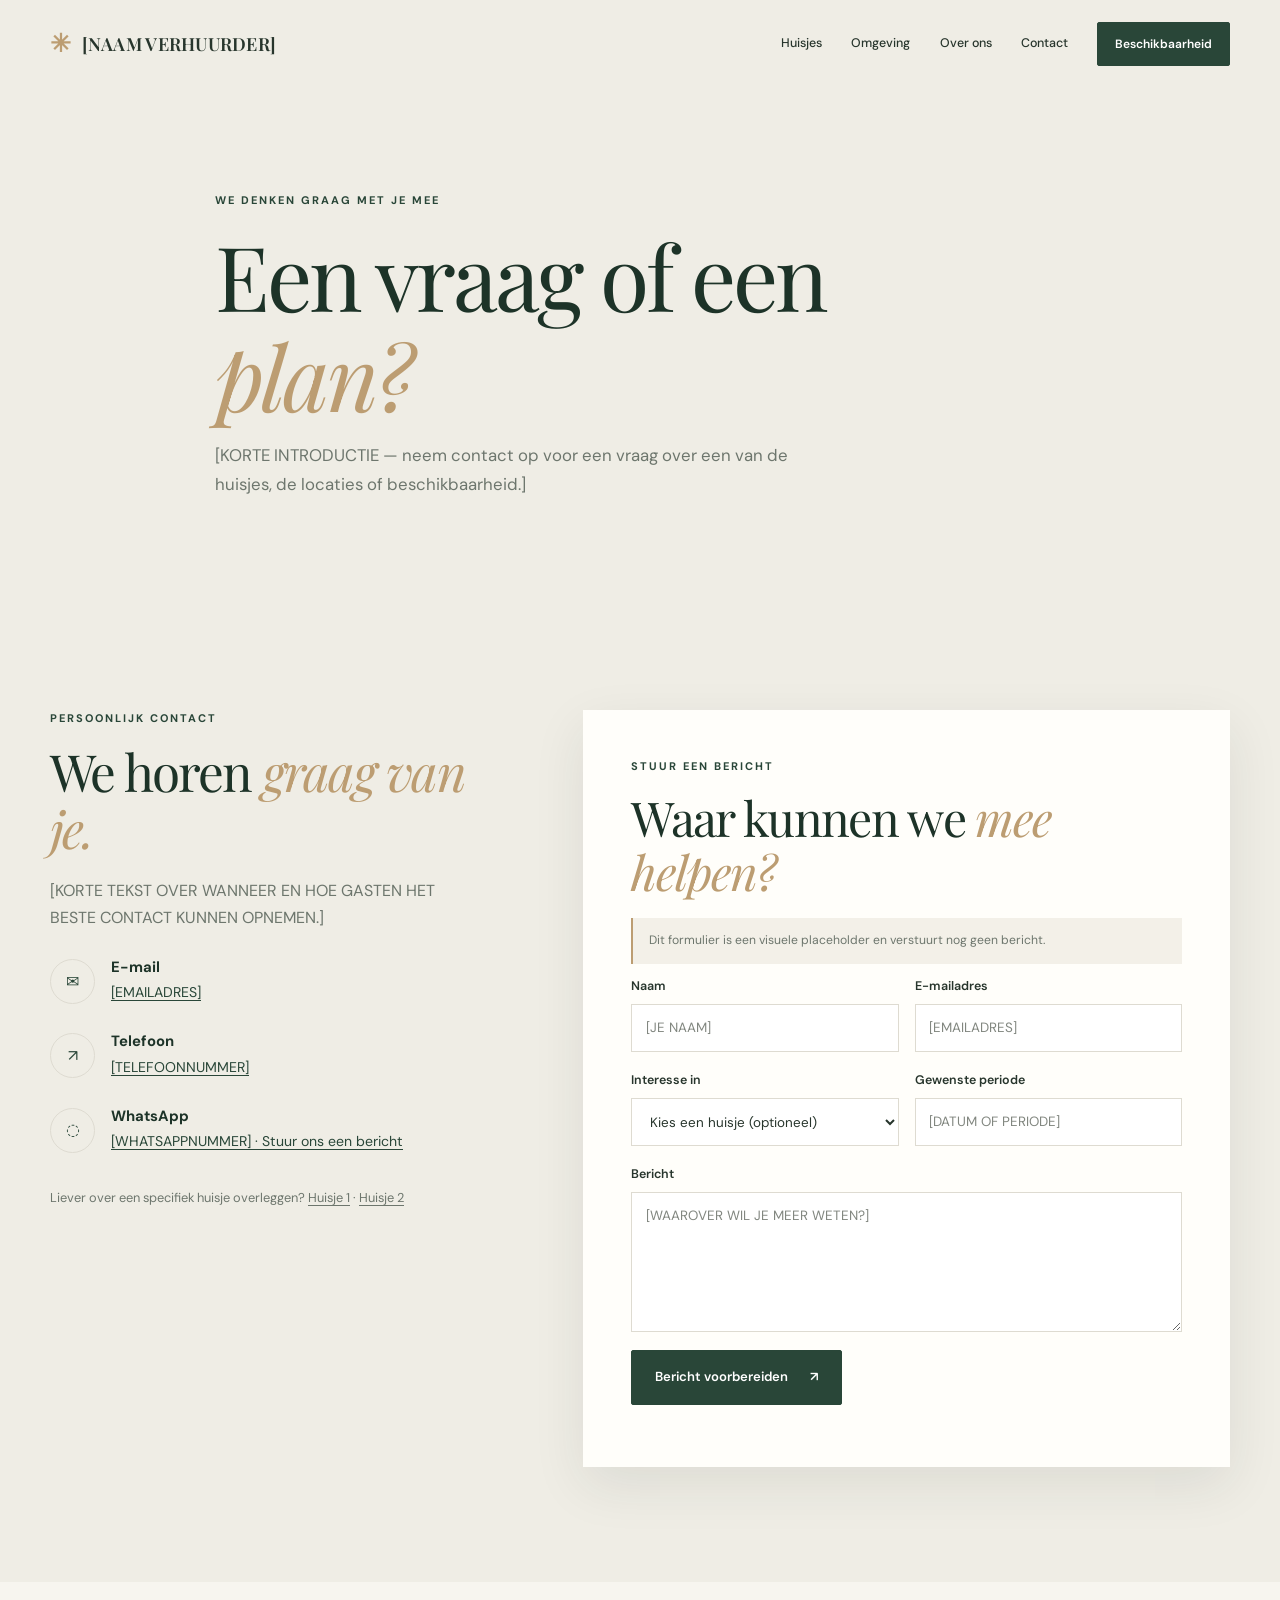
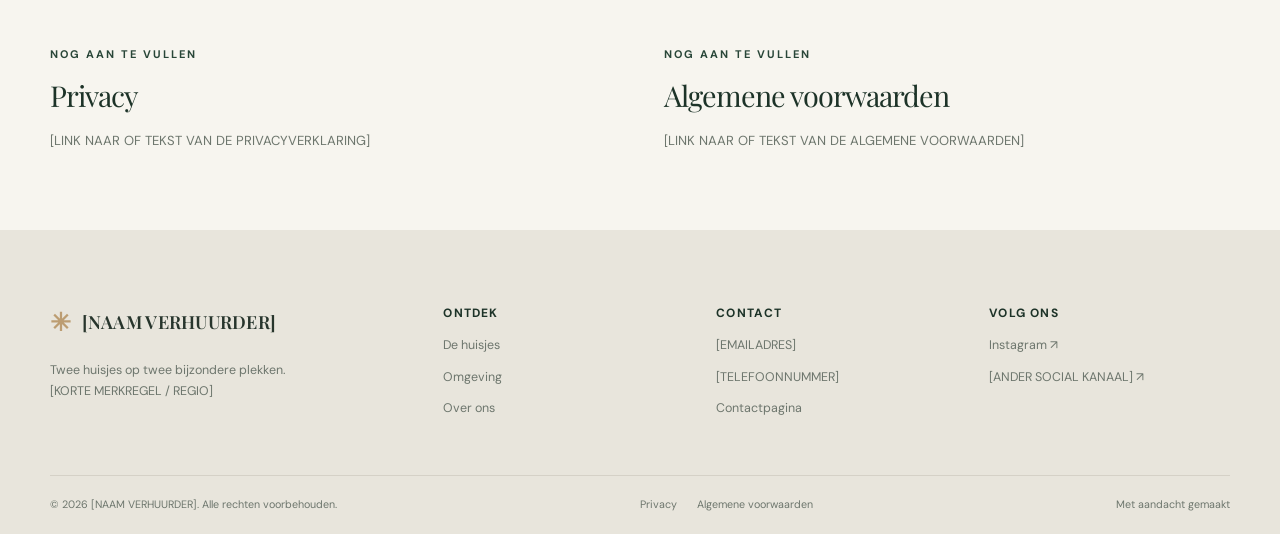
<file: contact.html>
<!doctype html>
<html lang="nl">
<head>
  <meta charset="utf-8"><meta name="viewport" content="width=device-width, initial-scale=1">
  <meta name="description" content="Neem contact op over een verblijf in een van onze twee vakantiehuisjes. [CONTACTGEGEVENS EN KORTE TOELICHTING].">
  <meta name="theme-color" content="#f7f5ef"><meta property="og:type" content="website"><meta property="og:locale" content="nl_NL">
  <meta property="og:title" content="Contact | [NAAM VERHUURDER]"><meta property="og:description" content="Vraag ons naar de huisjes, de locaties en beschikbaarheid."><meta property="og:image" content="https://voorbeeld.nl/images/og-afbeelding.jpg">
  <title>Contact | [NAAM VERHUURDER]</title>
  <link rel="preconnect" href="https://fonts.googleapis.com"><link rel="preconnect" href="https://fonts.gstatic.com" crossorigin>
  <link href="https://fonts.googleapis.com/css2?family=DM+Sans:wght@400;500;600;700&family=Playfair+Display:wght@400;500;600&display=swap" rel="stylesheet">
  <link rel="stylesheet" href="css/style.css"><script src="js/script.js" defer></script>
</head>
<body>
  <a class="skip-link" href="#main-content">Ga naar de inhoud</a>
  <header class="site-header" data-header><div class="container header-inner"><a class="brand" href="index.html" aria-label="[NAAM VERHUURDER] — homepage"><span class="brand-mark" aria-hidden="true">✳</span><span>[NAAM VERHUURDER]</span></a><button class="menu-toggle" type="button" aria-expanded="false" aria-controls="primary-navigation" aria-label="Menu openen"><span></span><span></span></button><nav class="primary-navigation" id="primary-navigation" aria-label="Hoofdnavigatie"><a href="index.html#huisjes">Huisjes</a><a href="index.html#omgeving">Omgeving</a><a href="index.html#over-ons">Over ons</a><a href="contact.html" aria-current="page">Contact</a><a class="button button--small" href="#contactgegevens">Beschikbaarheid</a></nav></div></header>
  <main id="main-content">
    <section class="contact-hero" aria-labelledby="contact-title"><div class="container contact-hero-inner"><p class="eyebrow">We denken graag met je mee</p><h1 id="contact-title">Een vraag of een <em>plan?</em></h1><p>[KORTE INTRODUCTIE — neem contact op voor een vraag over een van de huisjes, de locaties of beschikbaarheid.]</p></div></section>
    <section class="section section--sand" id="contactgegevens" aria-labelledby="contact-details-title"><div class="container contact-layout"><div class="contact-details"><p class="eyebrow">Persoonlijk contact</p><h2 id="contact-details-title">We horen <em>graag van je.</em></h2><p>[KORTE TEKST OVER WANNEER EN HOE GASTEN HET BESTE CONTACT KUNNEN OPNEMEN.]</p><div class="contact-method"><span class="contact-symbol" aria-hidden="true">✉</span><div><h3>E-mail</h3><a href="mailto:[EMAILADRES]">[EMAILADRES]</a></div></div><div class="contact-method"><span class="contact-symbol" aria-hidden="true">↗</span><div><h3>Telefoon</h3><a href="tel:[TELEFOONNUMMER]">[TELEFOONNUMMER]</a></div></div><div class="contact-method"><span class="contact-symbol" aria-hidden="true">◌</span><div><h3>WhatsApp</h3><a href="[WHATSAPP-LINK]">[WHATSAPPNUMMER] · Stuur ons een bericht</a></div></div><p class="contact-note">Liever over een specifiek huisje overleggen? <a href="huisje-1.html">Huisje 1</a> · <a href="huisje-2.html">Huisje 2</a></p></div>
      <div class="form-card"><p class="eyebrow">Stuur een bericht</p><h2>Waar kunnen we <em>mee helpen?</em></h2><p class="form-notice">Dit formulier is een visuele placeholder en verstuurt nog geen bericht.</p><form data-demo-form><div class="form-row"><div class="form-field"><label for="name">Naam</label><input id="name" name="name" type="text" autocomplete="name" placeholder="[JE NAAM]" required></div><div class="form-field"><label for="email">E-mailadres</label><input id="email" name="email" type="email" autocomplete="email" placeholder="[EMAILADRES]" required></div></div><div class="form-row"><div class="form-field"><label for="house">Interesse in</label><select id="house" name="house"><option value="">Kies een huisje (optioneel)</option><option>Huisje 1 — [LOCATIE]</option><option>Huisje 2 — [LOCATIE]</option></select></div><div class="form-field"><label for="dates">Gewenste periode</label><input id="dates" name="dates" type="text" placeholder="[DATUM OF PERIODE]"></div></div><div class="form-field"><label for="message">Bericht</label><textarea id="message" name="message" rows="5" placeholder="[WAAROVER WIL JE MEER WETEN?]" required></textarea></div><button class="button" type="submit">Bericht voorbereiden <span aria-hidden="true">↗</span></button><p class="form-feedback" data-form-feedback role="status" aria-live="polite"></p></form></div>
    </div></section>
    <section class="section legal-placeholders" aria-label="Juridische informatie"><div class="container legal-grid"><article id="privacy"><p class="eyebrow">Nog aan te vullen</p><h2>Privacy</h2><p>[LINK NAAR OF TEKST VAN DE PRIVACYVERKLARING]</p></article><article id="voorwaarden"><p class="eyebrow">Nog aan te vullen</p><h2>Algemene voorwaarden</h2><p>[LINK NAAR OF TEKST VAN DE ALGEMENE VOORWAARDEN]</p></article></div></section>
  </main>
  <footer class="site-footer"><div class="container"><div class="footer-main"><div class="footer-brand"><a class="brand" href="index.html"><span class="brand-mark" aria-hidden="true">✳</span><span>[NAAM VERHUURDER]</span></a><p>Twee huisjes op twee bijzondere plekken.<br>[KORTE MERKREGEL / REGIO]</p></div><div class="footer-column"><h2>Ontdek</h2><a href="index.html#huisjes">De huisjes</a><a href="index.html#omgeving">Omgeving</a><a href="index.html#over-ons">Over ons</a></div><div class="footer-column"><h2>Contact</h2><a href="mailto:[EMAILADRES]">[EMAILADRES]</a><a href="tel:[TELEFOONNUMMER]">[TELEFOONNUMMER]</a><a href="contact.html">Contactpagina</a></div><div class="footer-column"><h2>Volg ons</h2><a href="[INSTAGRAM-LINK]">Instagram ↗</a><a href="[SOCIAL-LINK]">[ANDER SOCIAL KANAAL] ↗</a></div></div><div class="footer-bottom"><span>© <span data-current-year>2026</span> [NAAM VERHUURDER]. Alle rechten voorbehouden.</span><div><a href="#privacy">Privacy</a><a href="#voorwaarden">Algemene voorwaarden</a></div><span>Met aandacht gemaakt</span></div></div></footer>
</body>
</html>
</file>
<file: css/style.css>
/*
  Natuurlijke luxe — gedeelde stijlen voor de vakantiewoningwebsite.
  Pas de kleuren en typografie centraal aan in :root.
*/
:root {
  color-scheme: light;
  --color-background: #f7f5ef;
  --color-surface: #fffefa;
  --color-text: #27352c;
  --color-muted: #6d766d;
  --color-primary: #294638;
  --color-primary-dark: #1d3328;
  --color-secondary: #e8e1d4;
  --color-accent: #bc9d72;
  --color-border: #dedbd1;
  --font-heading: "Playfair Display", Georgia, serif;
  --font-body: "DM Sans", Arial, sans-serif;
  --shadow-soft: 0 18px 50px rgb(38 49 39 / 9%);
  --radius-card: 5px;
  --container-width: 1180px;
  --section-space: clamp(4.5rem, 9vw, 8rem);
}

*, *::before, *::after { box-sizing: border-box; }
html { scroll-behavior: smooth; scroll-padding-top: 6rem; }
body { margin: 0; background: var(--color-background); color: var(--color-text); font-family: var(--font-body); font-size: 1rem; line-height: 1.7; -webkit-font-smoothing: antialiased; }
body:has(.lightbox[open]) { overflow: hidden; }
img { display: block; width: 100%; max-width: 100%; object-fit: cover; }
a { color: inherit; text-decoration-thickness: 1px; text-underline-offset: .2em; }
button, input, select, textarea { font: inherit; }
button, a { -webkit-tap-highlight-color: transparent; }
::selection { background: #cbd5c6; color: var(--color-primary-dark); }
:focus-visible { outline: 3px solid var(--color-accent); outline-offset: 4px; }
.container { width: min(var(--container-width), calc(100% - 3rem)); margin-inline: auto; }
.skip-link { position: fixed; z-index: 1000; top: .75rem; left: .75rem; padding: .8rem 1rem; background: var(--color-primary-dark); color: white; transform: translateY(-160%); }
.skip-link:focus { transform: translateY(0); }

h1, h2, h3, p { margin-top: 0; }
h1, h2, h3 { color: var(--color-primary-dark); }
h1, h2 { font-family: var(--font-heading); font-weight: 400; letter-spacing: -.035em; line-height: 1.12; }
h1 { font-size: clamp(3.25rem, 8vw, 6.5rem); }
h2 { margin-bottom: 1.2rem; font-size: clamp(2.3rem, 5vw, 4rem); }
h3 { margin-bottom: .65rem; font-size: 1.2rem; line-height: 1.35; }
h1 em, h2 em { color: var(--color-accent); font-weight: 400; }
p { color: var(--color-muted); }
.eyebrow { margin-bottom: 1rem; color: var(--color-primary); font-size: .69rem; font-weight: 700; letter-spacing: .18em; line-height: 1.5; text-transform: uppercase; }
.eyebrow--light { color: #f0e9da; }
.section { padding-block: var(--section-space); }
.section--sand { background: #efede5; }
.section-heading { max-width: 690px; margin-bottom: 3rem; }
.section-heading > p:last-child { max-width: 570px; margin-bottom: 0; }
.section-heading--center { margin-inline: auto; text-align: center; }
.section-heading--center > p:last-child { margin-inline: auto; }
.section-heading--split { display: flex; align-items: end; justify-content: space-between; gap: 3rem; max-width: none; }
.section-heading--split > * { flex: 1; }
.section-heading--split > p { max-width: 420px; padding-bottom: .45rem; }
.button { display: inline-flex; min-height: 3.45rem; align-items: center; justify-content: center; gap: 1.4rem; padding: .85rem 1.4rem; border: 1px solid var(--color-primary); border-radius: 2px; background: var(--color-primary); color: #fff; font-size: .82rem; font-weight: 600; text-align: center; text-decoration: none; transition: background-color .2s ease, color .2s ease, border-color .2s ease, transform .2s ease; }
.button:hover { transform: translateY(-2px); border-color: var(--color-primary-dark); background: var(--color-primary-dark); }
.button--light { border-color: #f7f5ef; background: #f7f5ef; color: var(--color-primary-dark); }
.button--light:hover { border-color: #fff; background: #fff; color: var(--color-primary-dark); }
.button--small { min-height: 2.8rem; padding: .65rem 1.05rem; font-size: .75rem; }
.text-link { display: inline-flex; align-items: center; gap: .65rem; color: var(--color-primary); font-size: .82rem; font-weight: 700; text-decoration: none; }
.text-link span { transition: transform .2s ease; }
.text-link:hover span { transform: translate(3px, -3px); }
.text-link--light { color: white; }

/* Navigatie */
.site-header { position: absolute; z-index: 20; inset: 0 0 auto; color: var(--color-text); transition: background-color .25s ease, box-shadow .25s ease; }
.site-header--overlay { color: white; }
.site-header.is-scrolled, .site-header.menu-open { position: fixed; background: rgb(247 245 239 / 96%); box-shadow: 0 5px 25px rgb(23 37 29 / 8%); color: var(--color-text); backdrop-filter: blur(12px); }
.header-inner { display: flex; min-height: 88px; align-items: center; justify-content: space-between; gap: 2rem; }
.brand { display: inline-flex; align-items: center; gap: .65rem; color: inherit; font-family: var(--font-heading); font-size: 1.13rem; font-weight: 600; letter-spacing: .015em; text-decoration: none; white-space: nowrap; }
.brand-mark { color: var(--color-accent); font-family: var(--font-body); font-size: 1.55rem; }
.primary-navigation { display: flex; align-items: center; gap: clamp(1rem, 2.3vw, 2rem); }
.primary-navigation > a:not(.button) { color: inherit; font-size: .78rem; font-weight: 500; text-decoration: none; }
.primary-navigation > a:not(.button):hover { text-decoration: underline; text-underline-offset: .35rem; }
.site-header--overlay:not(.is-scrolled):not(.menu-open) .primary-navigation .button { border-color: rgb(255 255 255 / 80%); background: transparent; color: white; }
.site-header--overlay:not(.is-scrolled):not(.menu-open) .primary-navigation .button:hover { background: white; color: var(--color-primary-dark); }
.menu-toggle { display: none; width: 46px; height: 46px; align-items: center; justify-content: center; flex-direction: column; gap: 6px; border: 1px solid currentColor; border-radius: 50%; background: transparent; color: inherit; cursor: pointer; }
.menu-toggle span { width: 18px; height: 1px; background: currentColor; transition: transform .2s ease; }
.menu-toggle[aria-expanded="true"] span:first-child { transform: translateY(3.5px) rotate(45deg); }
.menu-toggle[aria-expanded="true"] span:last-child { transform: translateY(-3.5px) rotate(-45deg); }

/* Hero en introductie */
.hero, .detail-hero { position: relative; overflow: hidden; background: #37483a; color: white; }
.hero--home { min-height: min(790px, 94vh); min-height: min(790px, 94svh); display: flex; align-items: center; }
.hero-image { position: absolute; inset: 0; width: 100%; height: 100%; object-fit: cover; }
.hero-shade { position: absolute; inset: 0; background: linear-gradient(90deg, rgb(19 31 23 / 68%) 0%, rgb(20 31 24 / 38%) 46%, rgb(24 34 26 / 8%) 100%), linear-gradient(0deg, rgb(22 30 24 / 34%), transparent 28%); }
.hero-content { position: relative; z-index: 1; padding-block: 9rem 7.5rem; }
.hero-content h1 { max-width: 780px; margin-bottom: 1.35rem; color: white; }
.hero-copy { max-width: 500px; margin-bottom: 2rem; color: rgb(255 255 255 / 88%); font-size: clamp(1rem, 1.7vw, 1.16rem); }
.hero-scroll { position: absolute; z-index: 1; bottom: 2.6rem; left: 50%; display: grid; width: 43px; height: 43px; place-items: center; border: 1px solid rgb(255 255 255 / 55%); border-radius: 50%; color: white; font-size: 1.15rem; text-decoration: none; transform: translateX(-50%); }
.hero-caption { position: absolute; right: max(1.5rem, calc((100vw - var(--container-width)) / 2)); bottom: 2.9rem; color: rgb(255 255 255 / 76%); font-size: .66rem; letter-spacing: .08em; }
.intro-grid { display: grid; grid-template-columns: 1fr .9fr; align-items: center; gap: clamp(3rem, 9vw, 8rem); }
.intro-image-wrap { position: relative; padding: 0 0 2.5rem 2.5rem; }
.intro-image-wrap::before { position: absolute; inset: 2.5rem 2.5rem 0 0; background: var(--color-secondary); content: ""; }
.intro-image-wrap img { position: relative; height: clamp(350px, 43vw, 560px); box-shadow: var(--shadow-soft); }
.image-note { position: absolute; right: 0; bottom: .6rem; color: var(--color-muted); font-size: .62rem; letter-spacing: .1em; }
.intro-copy { max-width: 470px; }
.intro-copy h2 { max-width: 450px; }
.intro-copy > p:not(.eyebrow) { margin-block: 1.4rem 1.8rem; }

/* Huisjescards */
.house-grid { display: grid; grid-template-columns: repeat(2, minmax(0, 1fr)); gap: clamp(1.5rem, 4vw, 3.2rem); }
.house-card { overflow: hidden; background: var(--color-surface); box-shadow: var(--shadow-soft); }
.house-card-image { position: relative; display: block; overflow: hidden; aspect-ratio: 1.38; }
.house-card-image img { height: 100%; transition: transform .6s cubic-bezier(.2, .7, .3, 1); }
.house-card-image:hover img { transform: scale(1.035); }
.image-label { position: absolute; bottom: 1rem; left: 1rem; padding: .5rem .75rem; background: var(--color-background); color: var(--color-primary); font-size: .62rem; font-weight: 700; letter-spacing: .14em; }
.house-card-body { padding: clamp(1.5rem, 3vw, 2.5rem); }
.house-card-body h3 { margin-bottom: .8rem; font-family: var(--font-heading); font-size: 2rem; font-weight: 400; }
.house-card-body > p:not(.eyebrow) { max-width: 490px; margin-bottom: 1.25rem; }
.feature-list { display: flex; flex-wrap: wrap; gap: .5rem; margin: 0 0 1.5rem; padding: 0; list-style: none; }
.feature-list li { padding: .38rem .62rem; border: 1px solid var(--color-border); color: var(--color-muted); font-size: .68rem; }

/* Voordelen, locaties en reviews */
.benefit-grid { display: grid; grid-template-columns: repeat(4, minmax(0, 1fr)); gap: 2rem; margin-top: 4rem; }
.benefit { padding-top: 1.5rem; border-top: 1px solid var(--color-border); }
.benefit-icon { display: grid; width: 55px; height: 55px; margin-bottom: 1.4rem; place-items: center; border-radius: 50%; background: #ebe8dd; }
.benefit-icon svg { width: 30px; height: 30px; fill: none; stroke: var(--color-primary); stroke-linecap: round; stroke-linejoin: round; stroke-width: 1.5; }
.benefit p { margin-bottom: 0; font-size: .88rem; }
.place-grid { display: grid; grid-template-columns: repeat(2, minmax(0, 1fr)); gap: 1.5rem; }
.place-card { position: relative; min-height: 480px; overflow: hidden; background: var(--color-primary); }
.place-card::after { position: absolute; inset: 20% 0 0; background: linear-gradient(0deg, rgb(14 24 18 / 78%), transparent); content: ""; }
.place-card img { position: absolute; inset: 0; width: 100%; height: 100%; transition: transform .6s ease; }
.place-card:hover img { transform: scale(1.035); }
.place-card-content { position: absolute; z-index: 1; right: 2rem; bottom: 2rem; left: 2rem; color: white; }
.place-card-content h3 { margin-bottom: .6rem; color: white; font-family: var(--font-heading); font-size: 2.1rem; font-weight: 400; }
.place-card-content > p:not(.eyebrow) { max-width: 480px; margin-bottom: 1rem; color: rgb(255 255 255 / 82%); }
.reviews-container { text-align: center; }
.reviews-container > h2 { margin-bottom: 3.4rem; }
.review-grid { display: grid; grid-template-columns: repeat(3, minmax(0, 1fr)); gap: 2rem; text-align: left; }
.review { margin: 0; padding: 1.8rem 0; border-top: 1px solid var(--color-border); }
.stars { margin-bottom: 1rem; color: #9d7847; font-size: .9rem; letter-spacing: .14em; }
.review blockquote { margin: 0 0 1.3rem; color: var(--color-text); font-family: var(--font-heading); font-size: 1.18rem; line-height: 1.55; }
.review figcaption { color: var(--color-muted); font-size: .68rem; letter-spacing: .08em; text-transform: uppercase; }
.closing-cta { padding-block: clamp(4rem, 8vw, 7rem); background: var(--color-primary); text-align: center; }
.closing-cta-inner { max-width: 760px; }
.closing-cta h2 { margin-bottom: 1rem; color: white; font-size: clamp(2.6rem, 6vw, 4.5rem); }
.closing-cta > .container > p:not(.eyebrow) { max-width: 520px; margin: 0 auto 1.7rem; color: rgb(255 255 255 / 78%); }

/* Detailpagina's */
.detail-hero { display: flex; min-height: min(680px, 85vh); min-height: min(680px, 85svh); align-items: end; }
.detail-hero .hero-shade { background: linear-gradient(0deg, rgb(17 28 21 / 70%), transparent 75%); }
.detail-hero-content { position: relative; z-index: 1; padding-block: 12rem 5rem; }
.detail-hero-content h1 { margin-bottom: .8rem; color: white; font-size: clamp(3rem, 7vw, 6rem); }
.detail-hero-content .hero-copy { margin-bottom: 0; }
.detail-intro { padding-block: clamp(4.5rem, 8vw, 6rem); }
.detail-intro-grid { display: grid; grid-template-columns: 1fr 1fr; align-items: center; gap: 5rem; }
.detail-intro-grid h2 { margin-bottom: 0; }
.detail-intro-grid > div:last-child > p:first-child { max-width: 580px; }
.detail-location { margin: 1.3rem 0 0; color: var(--color-primary); font-size: .82rem; font-weight: 600; }
.gallery { display: grid; grid-template-columns: 1.4fr 1fr 1fr; grid-template-rows: repeat(2, minmax(145px, 15vw)); gap: .8rem; }
.gallery-item { position: relative; overflow: hidden; padding: 0; border: 0; background: var(--color-secondary); cursor: zoom-in; text-align: left; }
.gallery-item--large { grid-row: span 2; }
.gallery-item img { height: 100%; transition: transform .5s ease; }
.gallery-item:hover img { transform: scale(1.04); }
.gallery-hint { position: absolute; right: .7rem; bottom: .7rem; padding: .35rem .55rem; background: rgb(247 245 239 / 92%); color: var(--color-primary-dark); font-size: .66rem; }
.gallery-note { margin: .85rem 0 0; font-size: .72rem; }
.content-columns { display: grid; grid-template-columns: 1.4fr .7fr; gap: clamp(3rem, 8vw, 7rem); align-items: start; }
.content-main { max-width: 690px; }
.content-main > p:not(.eyebrow) { line-height: 1.9; }
.quick-facts { padding: 1.6rem 1.8rem; border: 1px solid var(--color-border); background: rgb(255 254 250 / 68%); }
.quick-facts > p:not(.eyebrow) { display: flex; justify-content: space-between; gap: 1rem; margin: 0; padding: .75rem 0; border-bottom: 1px solid var(--color-border); font-size: .78rem; }
.quick-facts > p:last-child { border: 0; }
.quick-facts strong { color: var(--color-text); }
.quick-facts span { text-align: right; }
.amenities-layout { display: grid; grid-template-columns: .9fr 1fr; gap: 5rem; align-items: center; }
.amenities-layout > div > p:last-child { max-width: 440px; }
.amenities { display: grid; grid-template-columns: 1fr 1fr; gap: 0 1.5rem; margin: 0; padding: 0; list-style: none; }
.amenities li { display: flex; gap: .7rem; padding: 1rem 0; border-bottom: 1px solid var(--color-border); font-size: .78rem; }
.amenities li span { color: var(--color-accent); }
.practical-grid { display: grid; grid-template-columns: repeat(3, 1fr); gap: 2.5rem; }
.practical-grid article { padding-top: 1.2rem; border-top: 1px solid var(--color-border); }
.practical-grid article p { font-size: .88rem; }
.practical-grid strong { color: var(--color-text); }
.booking-grid { display: grid; grid-template-columns: 1fr .7fr; gap: 5rem; align-items: center; }
.booking-grid > div:first-child > p:last-child { max-width: 520px; }
.price-card { padding: clamp(1.5rem, 4vw, 2.7rem); background: var(--color-surface); box-shadow: var(--shadow-soft); }
.price-card .price { margin-bottom: .6rem; color: var(--color-primary-dark); font-family: var(--font-heading); font-size: clamp(2rem, 4vw, 3rem); }
.price-card .price span { color: var(--color-muted); font-family: var(--font-body); font-size: .85rem; }
.price-card > p:not(.eyebrow):not(.price) { font-size: .82rem; }
.price-card .button { width: 100%; margin-block: .7rem 1rem; }
.price-card small { display: block; color: var(--color-muted); font-size: .7rem; text-align: center; }
.surroundings-detail-grid { display: grid; grid-template-columns: 1fr 1fr; gap: clamp(3rem, 8vw, 7rem); align-items: center; }
.surroundings-detail-grid img { height: 430px; }
.surroundings-detail-grid > div > p:not(.eyebrow) { max-width: 520px; }

/* Contact */
.contact-hero { padding: 12rem 0 5rem; background: #efede5; }
.contact-hero-inner { max-width: 850px; }
.contact-hero h1 { max-width: 800px; margin-bottom: 1rem; font-size: clamp(3.2rem, 7vw, 6rem); }
.contact-hero-inner > p:last-child { max-width: 600px; font-size: 1.05rem; }
.contact-layout { display: grid; grid-template-columns: .8fr 1.2fr; gap: clamp(3rem, 8vw, 7rem); align-items: start; }
.contact-details h2 { font-size: clamp(2.3rem, 4vw, 3.3rem); }
.contact-method { display: flex; gap: 1rem; align-items: center; margin-top: 1.6rem; }
.contact-symbol { display: grid; width: 45px; height: 45px; flex: 0 0 auto; place-items: center; border: 1px solid var(--color-border); border-radius: 50%; color: var(--color-primary); }
.contact-method h3 { margin-bottom: .1rem; font-size: .93rem; }
.contact-method a { color: var(--color-primary); font-size: .88rem; }
.contact-note { margin-top: 2rem; font-size: .8rem; }
.form-card { padding: clamp(1.5rem, 4vw, 3rem); background: var(--color-surface); box-shadow: var(--shadow-soft); }
.form-card h2 { font-size: clamp(2rem, 4vw, 3rem); }
.form-notice { padding: .8rem 1rem; border-left: 2px solid var(--color-accent); background: #f3f0e8; font-size: .76rem; }
.form-row { display: grid; grid-template-columns: 1fr 1fr; gap: 1rem; }
.form-field { display: grid; gap: .4rem; margin-bottom: 1.1rem; }
.form-field label { color: var(--color-text); font-size: .78rem; font-weight: 600; }
.form-field input, .form-field select, .form-field textarea { width: 100%; min-height: 3rem; padding: .75rem .85rem; border: 1px solid var(--color-border); border-radius: 0; background: white; color: var(--color-text); font-size: .84rem; }
.form-field textarea { min-height: 130px; resize: vertical; }
.form-field input::placeholder, .form-field textarea::placeholder { color: #81867f; }
.form-feedback { margin: .9rem 0 0; color: var(--color-primary); font-size: .82rem; }
.legal-placeholders { padding-block: 4rem; }
.legal-grid { display: grid; grid-template-columns: 1fr 1fr; gap: 3rem; }
.legal-grid article { scroll-margin-top: 6rem; }
.legal-grid h2 { font-size: 1.8rem; }
.legal-grid p:last-child { font-size: .82rem; }

/* Footer */
.site-footer { padding: 4.5rem 0 1.3rem; background: #e8e5dc; }
.footer-main { display: grid; grid-template-columns: 1.5fr repeat(3, 1fr); gap: 2rem; padding-bottom: 3.5rem; }
.footer-brand .brand { margin-bottom: 1rem; }
.footer-brand > p { font-size: .78rem; }
.footer-column { display: flex; align-items: flex-start; flex-direction: column; gap: .62rem; }
.footer-column h2 { margin: .35rem 0 .3rem; font-family: var(--font-body); font-size: .75rem; font-weight: 700; letter-spacing: .1em; text-transform: uppercase; }
.footer-column a { color: var(--color-muted); font-size: .78rem; text-decoration: none; }
.footer-column a:hover, .footer-bottom a:hover { color: var(--color-primary-dark); text-decoration: underline; }
.footer-bottom { display: flex; align-items: center; justify-content: space-between; gap: 1.5rem; padding-top: 1.2rem; border-top: 1px solid #d5d1c7; color: var(--color-muted); font-size: .67rem; }
.footer-bottom > div { display: flex; gap: 1.2rem; }
.footer-bottom a { text-decoration: none; }

/* Lightbox */
.lightbox { position: fixed; width: min(92vw, 1150px); max-width: none; max-height: 92vh; padding: 2.5rem 1rem 1rem; border: 1px solid rgb(255 255 255 / 24%); background: #17221b; box-shadow: 0 20px 80px rgb(0 0 0 / 45%); }
.lightbox::backdrop { background: rgb(13 20 15 / 86%); backdrop-filter: blur(5px); }
.lightbox img { width: 100%; max-height: calc(92vh - 4rem); object-fit: contain; }
.lightbox form { position: absolute; top: .5rem; right: .65rem; }
.lightbox-close { padding: .3rem .5rem; border: 0; background: transparent; color: white; font-size: .78rem; cursor: pointer; }
.lightbox-close span { margin-left: .35rem; font-size: 1.2rem; }

@media (max-width: 900px) {
  .container { width: min(var(--container-width), calc(100% - 2.5rem)); }
  .header-inner { min-height: 76px; }
  .menu-toggle { display: flex; }
  .primary-navigation { position: absolute; top: calc(100% - 1px); right: 0; left: 0; display: none; align-items: stretch; flex-direction: column; gap: 0; padding: .5rem 1.25rem 1.25rem; border-top: 1px solid var(--color-border); background: var(--color-background); box-shadow: 0 15px 24px rgb(23 37 29 / 8%); color: var(--color-text); }
  .primary-navigation.is-open { display: flex; }
  .primary-navigation > a:not(.button) { padding: .85rem .2rem; border-bottom: 1px solid var(--color-border); font-size: .9rem; }
  .primary-navigation > .button { margin-top: 1rem; }
  .site-header--overlay:not(.is-scrolled):not(.menu-open) .menu-toggle { border-color: rgb(255 255 255 / 75%); }
  .site-header--overlay:not(.is-scrolled):not(.menu-open) .primary-navigation { background: var(--color-background); color: var(--color-text); }
  .site-header--overlay:not(.is-scrolled):not(.menu-open) .primary-navigation .button { border-color: var(--color-primary); background: var(--color-primary); color: white; }
  .benefit-grid { grid-template-columns: repeat(2, 1fr); }
  .detail-intro-grid, .content-columns, .amenities-layout, .booking-grid, .contact-layout { gap: 3rem; }
  .footer-main { grid-template-columns: 1.3fr 1fr 1fr; }
  .footer-brand { grid-column: span 3; }
}
@media (max-width: 640px) {
  :root { --section-space: 4.5rem; }
  .container { width: calc(100% - 2rem); }
  .header-inner { min-height: 70px; }
  .brand { font-size: 1rem; }
  .hero--home { min-height: 760px; min-height: 92svh; }
  .hero-content { padding-block: 8rem 8rem; }
  .hero-content h1 { font-size: clamp(3.4rem, 15vw, 5.6rem); }
  .hero-shade { background: linear-gradient(90deg, rgb(19 31 23 / 64%), rgb(20 31 24 / 26%)), linear-gradient(0deg, rgb(22 30 24 / 38%), transparent 50%); }
  .hero-caption { right: 1rem; bottom: 1.3rem; left: 1rem; text-align: center; font-size: .57rem; }
  .hero-scroll { bottom: 3.3rem; }
  .intro-grid, .house-grid, .place-grid, .review-grid, .detail-intro-grid, .content-columns, .amenities-layout, .booking-grid, .surroundings-detail-grid, .contact-layout, .legal-grid { grid-template-columns: 1fr; }
  .intro-grid { gap: 2.7rem; }
  .intro-image-wrap { max-width: 480px; padding: 0 0 2rem 1.3rem; }
  .intro-image-wrap::before { inset: 1.3rem 1.3rem 0 0; }
  .intro-image-wrap img { height: 350px; }
  .section-heading--split { align-items: flex-start; flex-direction: column; gap: .5rem; }
  .section-heading { margin-bottom: 2.2rem; }
  .house-grid { gap: 1.5rem; }
  .house-card-image { aspect-ratio: 1.2; }
  .benefit-grid { gap: 1.5rem 1rem; margin-top: 2.4rem; }
  .benefit { padding-top: 1rem; }
  .benefit-icon { width: 47px; height: 47px; margin-bottom: .9rem; }
  .benefit h3 { font-size: 1rem; }
  .benefit p { font-size: .8rem; }
  .place-card { min-height: 420px; }
  .place-card-content { right: 1.4rem; bottom: 1.5rem; left: 1.4rem; }
  .review-grid { gap: .8rem; }
  .review { padding: 1.3rem 0; }
  .reviews-container > h2 { margin-bottom: 2rem; }
  .detail-hero { min-height: 600px; min-height: 76svh; }
  .detail-hero-content { padding-block: 9rem 3rem; }
  .detail-hero-content h1 { font-size: clamp(2.8rem, 13vw, 4.5rem); }
  .detail-intro-grid, .content-columns, .amenities-layout, .booking-grid { gap: 1.8rem; }
  .gallery { grid-template-columns: 1fr 1fr; grid-template-rows: 230px 145px 145px; gap: .5rem; }
  .gallery-item--large { grid-row: auto; grid-column: span 2; }
  .amenities { grid-template-columns: 1fr; }
  .practical-grid { grid-template-columns: 1fr; gap: 1.3rem; }
  .surroundings-detail-grid { gap: 2rem; }
  .surroundings-detail-grid img { height: 320px; }
  .contact-hero { padding: 9rem 0 3.5rem; }
  .contact-hero h1 { font-size: clamp(3rem, 13vw, 4.5rem); }
  .contact-layout { gap: 2.5rem; }
  .form-row { grid-template-columns: 1fr; gap: 0; }
  .footer-main { grid-template-columns: 1fr 1fr; gap: 2rem 1rem; }
  .footer-brand { grid-column: span 2; }
  .footer-column:last-child { grid-column: 1 / -1; }
  .footer-bottom { align-items: flex-start; flex-direction: column; gap: .8rem; }
}
@media (prefers-reduced-motion: reduce) {
  *, *::before, *::after { scroll-behavior: auto !important; animation-duration: .01ms !important; animation-iteration-count: 1 !important; transition-duration: .01ms !important; }
}
</file>
